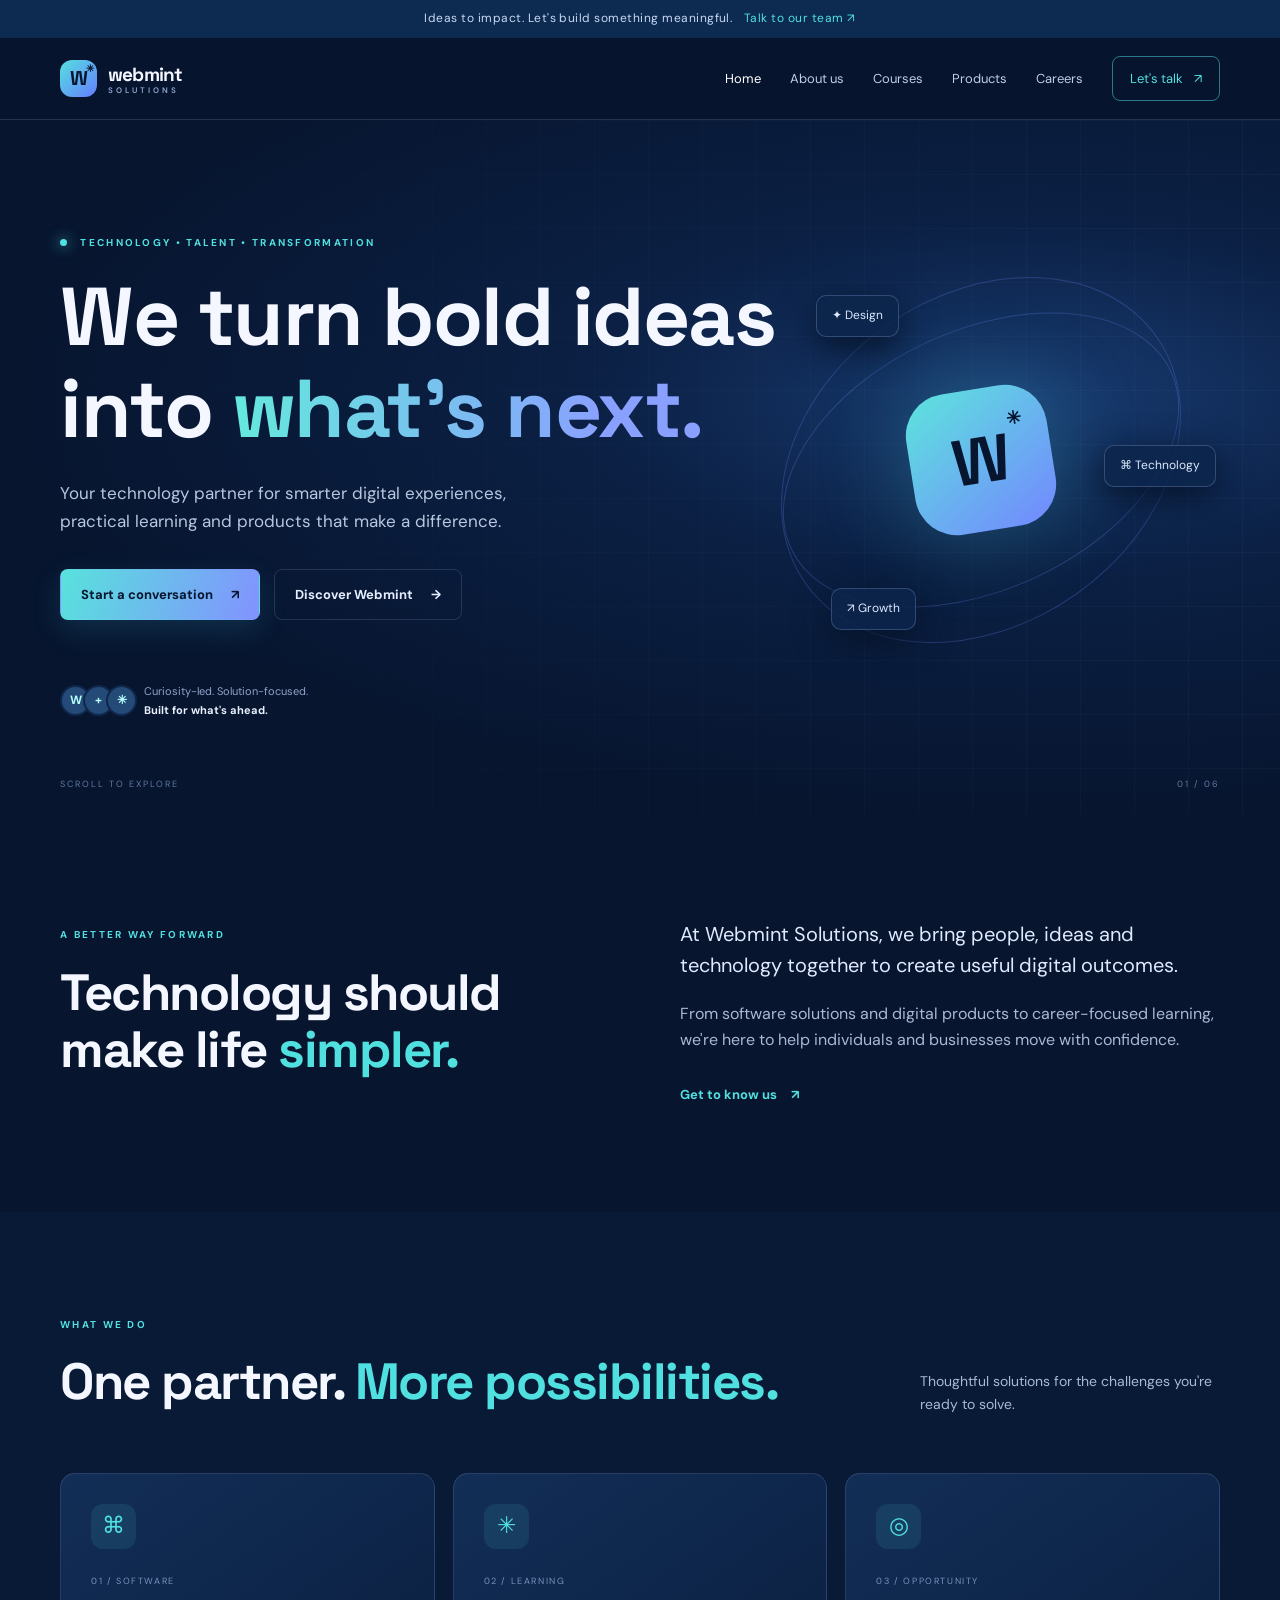
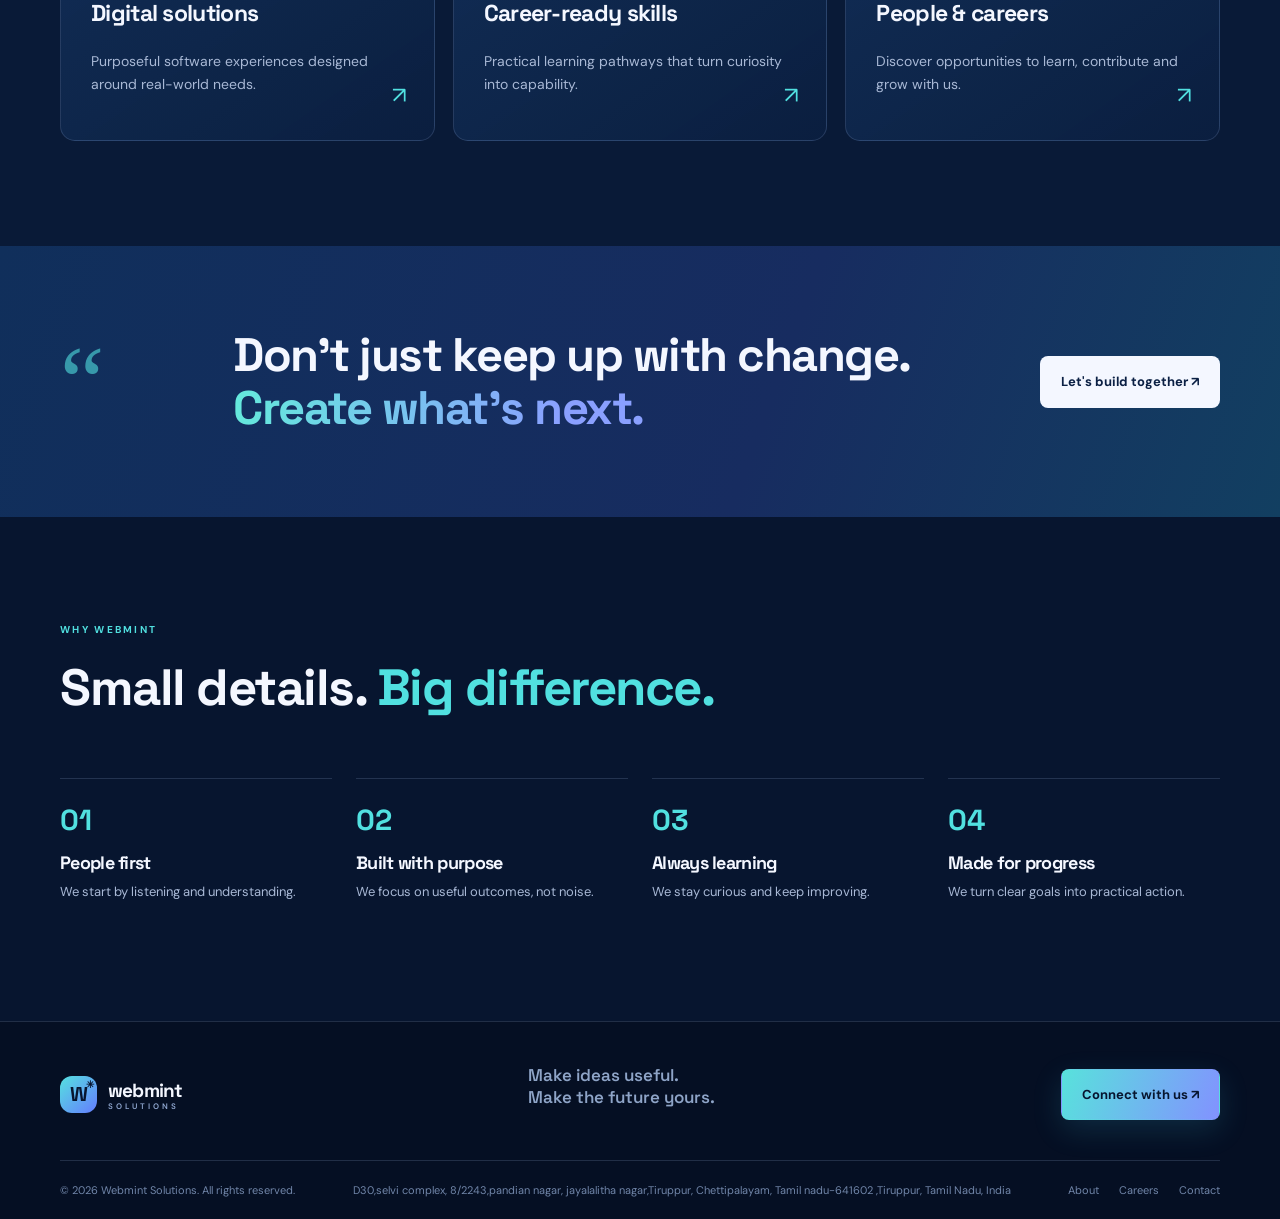
<file: index.html>
<!DOCTYPE html>
<html lang="en">
<head>
<meta charset="UTF-8"><meta name="viewport" content="width=device-width, initial-scale=1.0">
<meta name="description" content="Webmint Solutions — technology that moves your business forward.">
<title>Webmint Solutions | Build What's Next</title><link rel="preconnect" href="https://fonts.googleapis.com"><link href="https://fonts.googleapis.com/css2?family=DM+Sans:wght@400;500;600;700&family=Space+Grotesk:wght@500;600;700&display=swap" rel="stylesheet"><link rel="stylesheet" href="assets/style.css">
</head><body>
<div class="announcement">Ideas to impact. Let's build something meaningful. <a href="contact.html">Talk to our team ↗</a></div>
<header class="site-header"><a class="brand" href="index.html"><span class="brand-mark">W<span>✳</span></span><span>webmint<small>SOLUTIONS</small></span></a><button class="menu-toggle" aria-label="Toggle menu">☰</button><nav class="nav"><a class="active" href="index.html">Home</a><a href="about.html">About us</a><a href="courses.html">Courses</a><a href="products.html">Products</a><a href="careers.html">Careers</a><a class="nav-cta" href="contact.html">Let's talk <span>↗</span></a></nav></header>
<main>
<section class="hero"><div class="hero-grid"></div><div class="container hero-content"><div class="eyebrow"><i></i> TECHNOLOGY • TALENT • TRANSFORMATION</div><h1>We turn bold ideas<br>into <span class="gradient-text">what's next.</span></h1><p class="hero-copy">Your technology partner for smarter digital experiences, practical learning and products that make a difference.</p><div class="hero-actions"><a class="btn btn-primary" href="contact.html">Start a conversation <span>↗</span></a><a class="btn btn-ghost" href="about.html">Discover Webmint <span>→</span></a></div><div class="hero-proof"><div class="avatar-stack"><b>W</b><b>+</b><b>✳</b></div><span>Curiosity-led. Solution-focused.<br><strong>Built for what's ahead.</strong></span></div></div><div class="hero-orbit"><div class="orbit orbit-one"></div><div class="orbit orbit-two"></div><div class="orbit-core">W<span>✳</span></div><div class="orbit-chip chip-a">✦ Design</div><div class="orbit-chip chip-b">⌘ Technology</div><div class="orbit-chip chip-c">↗ Growth</div></div><div class="hero-bottom"><span>SCROLL TO EXPLORE</span><span>01 / 06</span></div></section>
<section class="section intro-section"><div class="container split"><div><div class="eyebrow">A BETTER WAY FORWARD</div><h2>Technology should<br>make life <span class="accent">simpler.</span></h2></div><div><p class="lead">At Webmint Solutions, we bring people, ideas and technology together to create useful digital outcomes.</p><p>From software solutions and digital products to career-focused learning, we're here to help individuals and businesses move with confidence.</p><a class="text-link" href="about.html">Get to know us <span>↗</span></a></div></div></section>
<section class="section services-section"><div class="container"><div class="section-heading"><div><div class="eyebrow">WHAT WE DO</div><h2>One partner. <span class="accent">More possibilities.</span></h2></div><p>Thoughtful solutions for the challenges you're ready to solve.</p></div><div class="card-grid three"><a class="feature-card" href="products.html"><div class="card-icon">⌘</div><span class="card-number">01 / SOFTWARE</span><h3>Digital solutions</h3><p>Purposeful software experiences designed around real-world needs.</p><span class="card-arrow">↗</span></a><a class="feature-card" href="courses.html"><div class="card-icon">✳</div><span class="card-number">02 / LEARNING</span><h3>Career-ready skills</h3><p>Practical learning pathways that turn curiosity into capability.</p><span class="card-arrow">↗</span></a><a class="feature-card" href="careers.html"><div class="card-icon">◎</div><span class="card-number">03 / OPPORTUNITY</span><h3>People & careers</h3><p>Discover opportunities to learn, contribute and grow with us.</p><span class="card-arrow">↗</span></a></div></div></section>
<section class="quote-band"><div class="container quote-inner"><span class="quote-mark">“</span><h2>Don't just keep up with change.<br><span class="gradient-text">Create what's next.</span></h2><a class="btn btn-light" href="contact.html">Let's build together ↗</a></div></section>
<section class="section"><div class="container"><div class="section-heading"><div><div class="eyebrow">WHY WEBMINT</div><h2>Small details. <span class="accent">Big difference.</span></h2></div></div><div class="stats-grid"><div><strong>01</strong><h3>People first</h3><p>We start by listening and understanding.</p></div><div><strong>02</strong><h3>Built with purpose</h3><p>We focus on useful outcomes, not noise.</p></div><div><strong>03</strong><h3>Always learning</h3><p>We stay curious and keep improving.</p></div><div><strong>04</strong><h3>Made for progress</h3><p>We turn clear goals into practical action.</p></div></div></div></section>
</main><footer class="footer"><div class="container footer-top"><a class="brand" href="index.html"><span class="brand-mark">W<span>✳</span></span><span>webmint<small>SOLUTIONS</small></span></a><p>Make ideas useful.<br>Make the future yours.</p><a class="btn btn-primary" href="contact.html">Connect with us ↗</a></div><div class="container footer-bottom"><span>© <span class="year"></span> Webmint Solutions. All rights reserved.</span><span>D30,selvi complex, 8/2243,pandian nagar, jayalalitha nagar,Tiruppur, Chettipalayam, Tamil nadu-641602 ,Tiruppur, Tamil Nadu, India</span><div><a href="about.html">About</a><a href="careers.html">Careers</a><a href="contact.html">Contact</a></div></div></footer><script src="assets/main.js"></script></body></html>
</file>
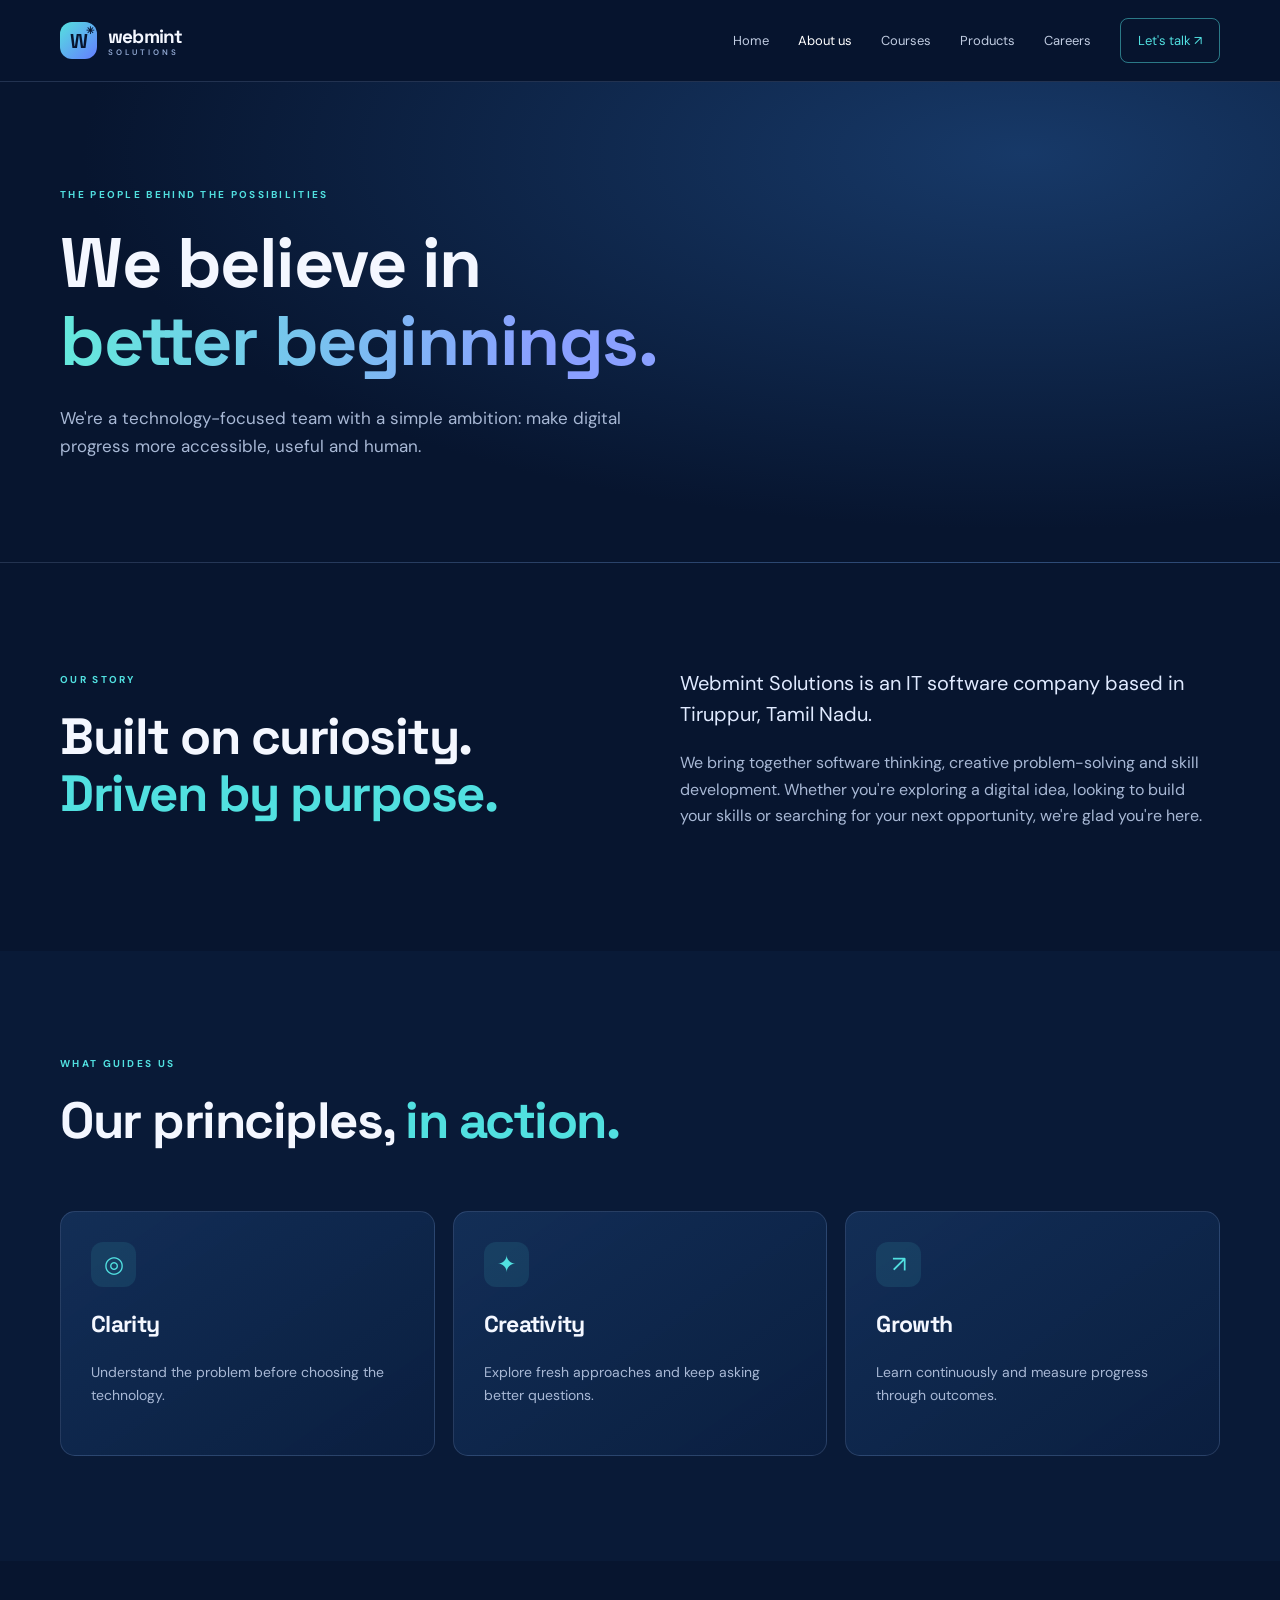
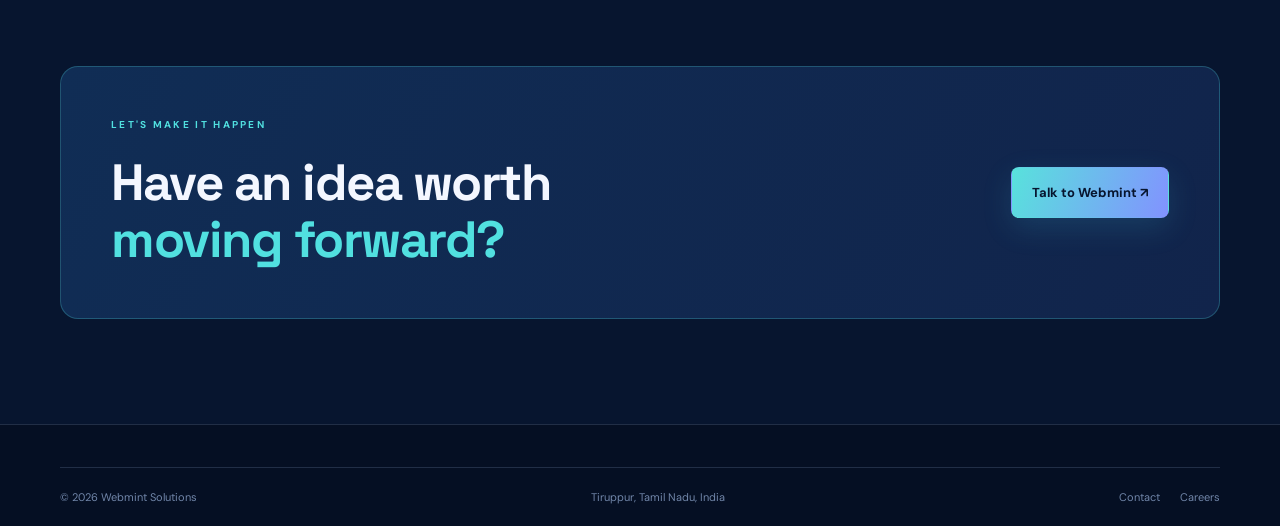
<file: about.html>
<!DOCTYPE html><html lang="en"><head><meta charset="UTF-8"><meta name="viewport" content="width=device-width,initial-scale=1"><title>About Us | Webmint Solutions</title><link href="https://fonts.googleapis.com/css2?family=DM+Sans:wght@400;500;600;700&family=Space+Grotesk:wght@500;600;700&display=swap" rel="stylesheet"><link rel="stylesheet" href="assets/style.css"></head><body><header class="site-header"><a class="brand" href="index.html"><span class="brand-mark">W<span>✳</span></span><span>webmint<small>SOLUTIONS</small></span></a><button class="menu-toggle">☰</button><nav class="nav"><a href="index.html">Home</a><a class="active" href="about.html">About us</a><a href="courses.html">Courses</a><a href="products.html">Products</a><a href="careers.html">Careers</a><a class="nav-cta" href="contact.html">Let's talk ↗</a></nav></header><main><section class="page-hero"><div class="container"><div class="eyebrow">THE PEOPLE BEHIND THE POSSIBILITIES</div><h1>We believe in<br><span class="gradient-text">better beginnings.</span></h1><p>We're a technology-focused team with a simple ambition: make digital progress more accessible, useful and human.</p></div></section><section class="section"><div class="container split"><div><div class="eyebrow">OUR STORY</div><h2>Built on curiosity.<br><span class="accent">Driven by purpose.</span></h2></div><div><p class="lead">Webmint Solutions is an IT software company based in Tiruppur, Tamil Nadu.</p><p>We bring together software thinking, creative problem-solving and skill development. Whether you're exploring a digital idea, looking to build your skills or searching for your next opportunity, we're glad you're here.</p></div></div></section><section class="section soft-section"><div class="container"><div class="section-heading"><div><div class="eyebrow">WHAT GUIDES US</div><h2>Our principles, <span class="accent">in action.</span></h2></div></div><div class="card-grid three"><div class="feature-card static"><div class="card-icon">◎</div><h3>Clarity</h3><p>Understand the problem before choosing the technology.</p></div><div class="feature-card static"><div class="card-icon">✦</div><h3>Creativity</h3><p>Explore fresh approaches and keep asking better questions.</p></div><div class="feature-card static"><div class="card-icon">↗</div><h3>Growth</h3><p>Learn continuously and measure progress through outcomes.</p></div></div></div></section><section class="section"><div class="container cta-panel"><div><div class="eyebrow">LET'S MAKE IT HAPPEN</div><h2>Have an idea worth<br><span class="accent">moving forward?</span></h2></div><a class="btn btn-primary" href="contact.html">Talk to Webmint ↗</a></div></section></main><footer class="footer"><div class="container footer-bottom"><span>© <span class="year"></span> Webmint Solutions</span><span>Tiruppur, Tamil Nadu, India</span><div><a href="contact.html">Contact</a><a href="careers.html">Careers</a></div></div></footer><script src="assets/main.js"></script></body></html>
</file>
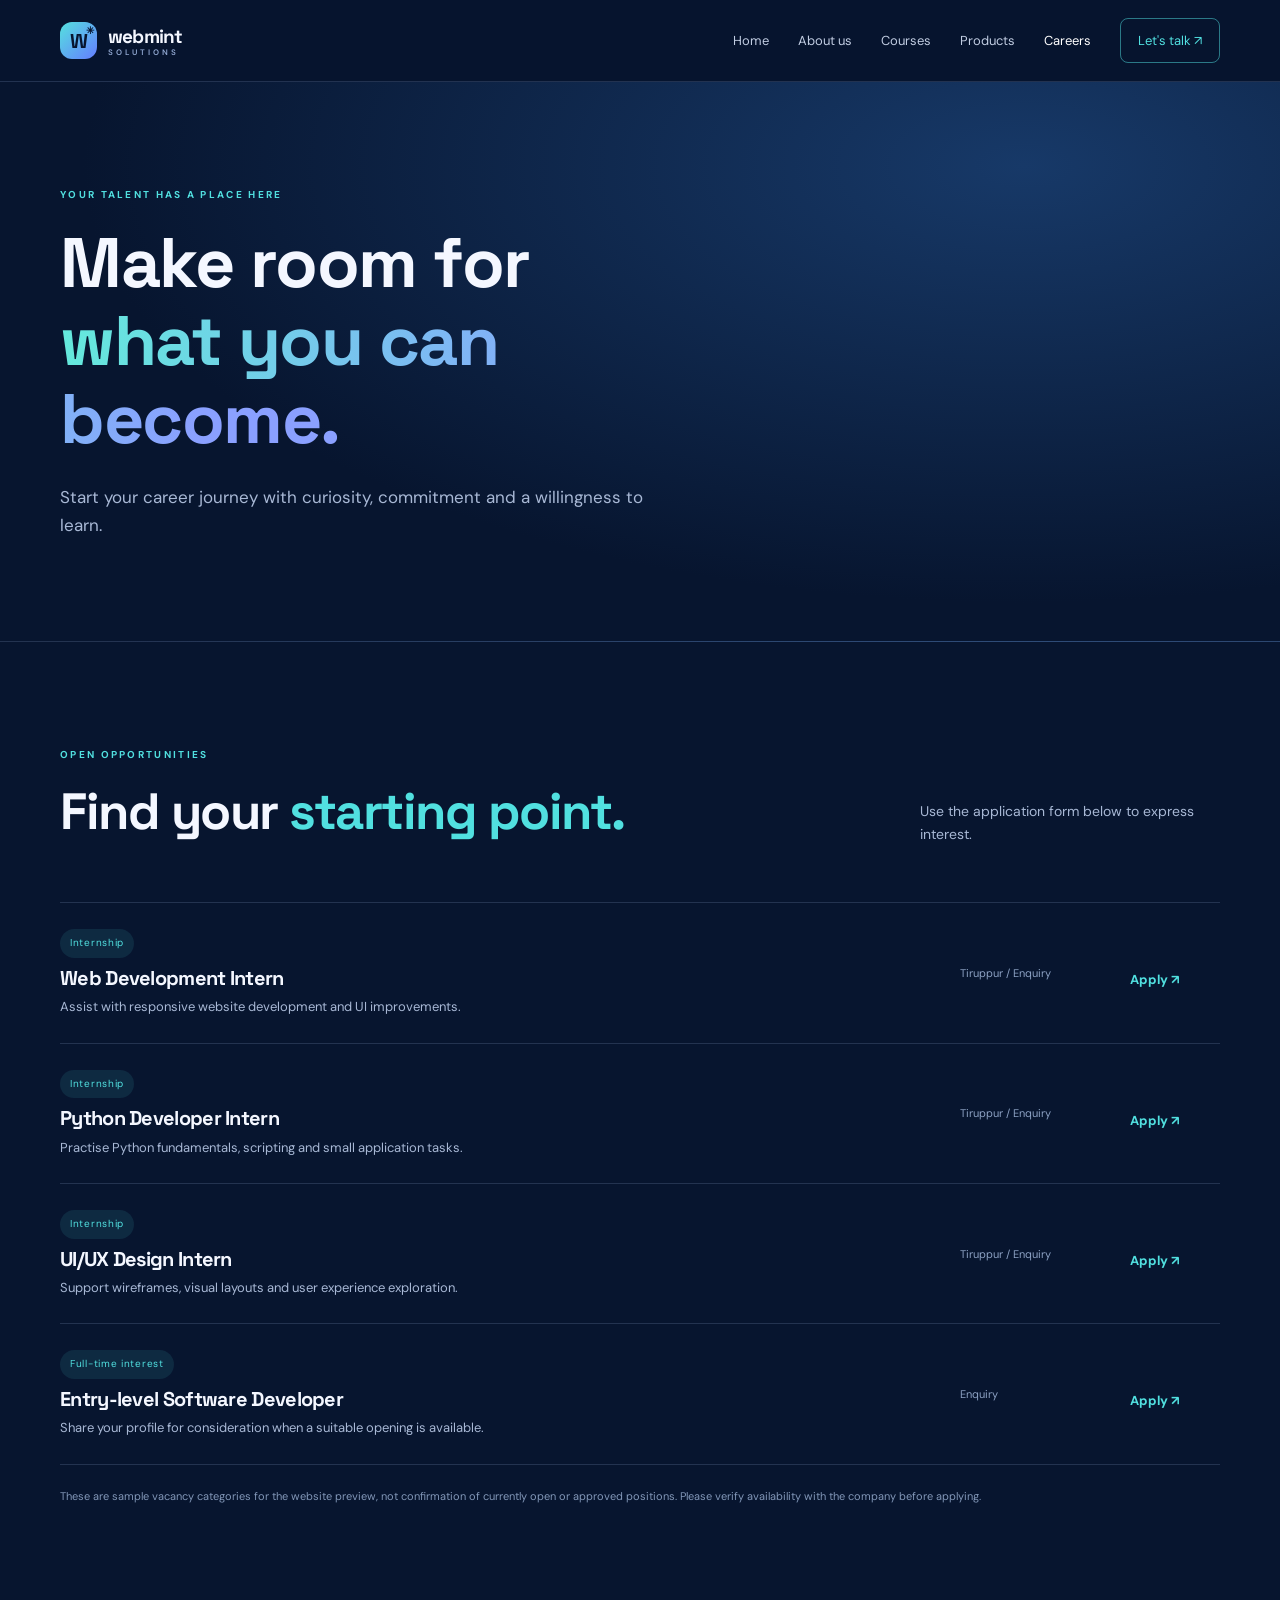
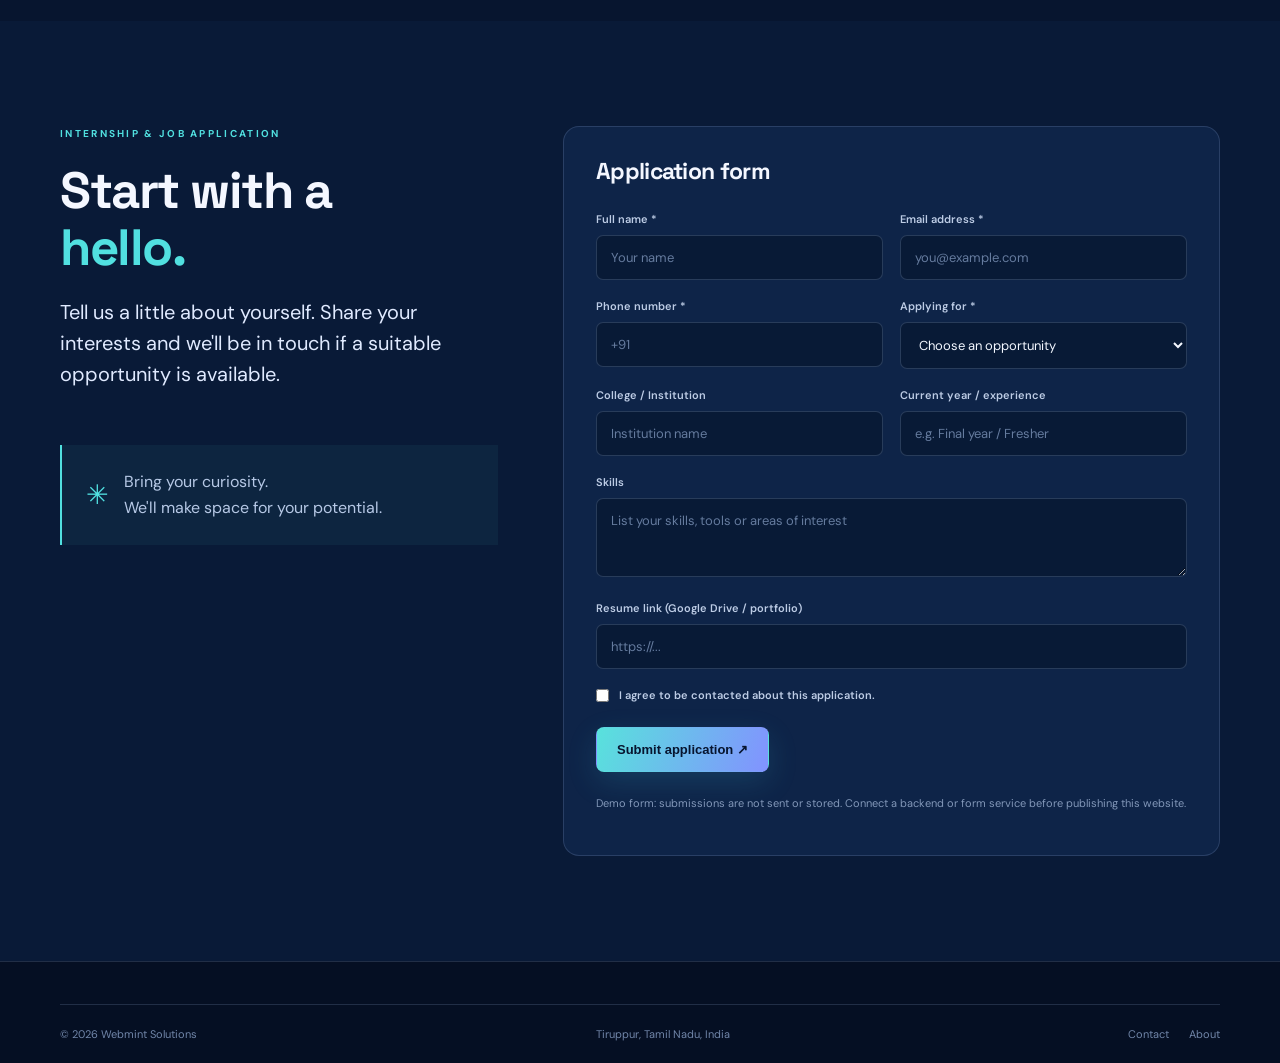
<file: careers.html>
<!DOCTYPE html><html lang="en"><head><meta charset="UTF-8"><meta name="viewport" content="width=device-width,initial-scale=1"><title>Careers & Internships | Webmint Solutions</title><link href="https://fonts.googleapis.com/css2?family=DM+Sans:wght@400;500;600;700&family=Space+Grotesk:wght@500;600;700&display=swap" rel="stylesheet"><link rel="stylesheet" href="assets/style.css"></head><body><header class="site-header"><a class="brand" href="index.html"><span class="brand-mark">W<span>✳</span></span><span>webmint<small>SOLUTIONS</small></span></a><button class="menu-toggle">☰</button><nav class="nav"><a href="index.html">Home</a><a href="about.html">About us</a><a href="courses.html">Courses</a><a href="products.html">Products</a><a class="active" href="careers.html">Careers</a><a class="nav-cta" href="contact.html">Let's talk ↗</a></nav></header><main><section class="page-hero"><div class="container"><div class="eyebrow">YOUR TALENT HAS A PLACE HERE</div><h1>Make room for<br><span class="gradient-text">what you can become.</span></h1><p>Start your career journey with curiosity, commitment and a willingness to learn.</p></div></section><section class="section"><div class="container"><div class="section-heading"><div><div class="eyebrow">OPEN OPPORTUNITIES</div><h2>Find your <span class="accent">starting point.</span></h2></div><p>Use the application form below to express interest.</p></div><div class="job-list"><div class="job-row"><div><span class="tag">Internship</span><h3>Web Development Intern</h3><p>Assist with responsive website development and UI improvements.</p></div><span class="job-type">Tiruppur / Enquiry</span><a href="#apply" class="text-link">Apply ↗</a></div><div class="job-row"><div><span class="tag">Internship</span><h3>Python Developer Intern</h3><p>Practise Python fundamentals, scripting and small application tasks.</p></div><span class="job-type">Tiruppur / Enquiry</span><a href="#apply" class="text-link">Apply ↗</a></div><div class="job-row"><div><span class="tag">Internship</span><h3>UI/UX Design Intern</h3><p>Support wireframes, visual layouts and user experience exploration.</p></div><span class="job-type">Tiruppur / Enquiry</span><a href="#apply" class="text-link">Apply ↗</a></div><div class="job-row"><div><span class="tag">Full-time interest</span><h3>Entry-level Software Developer</h3><p>Share your profile for consideration when a suitable opening is available.</p></div><span class="job-type">Enquiry</span><a href="#apply" class="text-link">Apply ↗</a></div></div><p class="small-note">These are sample vacancy categories for the website preview, not confirmation of currently open or approved positions. Please verify availability with the company before applying.</p></div></section><section class="section soft-section" id="apply"><div class="container form-layout"><div><div class="eyebrow">INTERNSHIP & JOB APPLICATION</div><h2>Start with a<br><span class="accent">hello.</span></h2><p class="lead">Tell us a little about yourself. Share your interests and we'll be in touch if a suitable opportunity is available.</p><div class="form-aside"><span>✳</span><p>Bring your curiosity.<br>We'll make space for your potential.</p></div></div><form class="site-form" data-demo-form><h3>Application form</h3><div class="form-grid"><label>Full name *<input name="name" required placeholder="Your name"></label><label>Email address *<input name="email" type="email" required placeholder="you@example.com"></label><label>Phone number *<input name="phone" type="tel" pattern="[0-9+() -]{8,16}" required placeholder="+91"></label><label>Applying for *<select name="role" required><option value="">Choose an opportunity</option><option>Web Development Intern</option><option>Python Developer Intern</option><option>UI/UX Design Intern</option><option>Entry-level Software Developer</option><option>Other / General application</option></select></label><label>College / Institution<input name="college" placeholder="Institution name"></label><label>Current year / experience<input name="experience" placeholder="e.g. Final year / Fresher"></label><label class="full">Skills<textarea name="skills" rows="3" placeholder="List your skills, tools or areas of interest"></textarea></label><label class="full">Resume link (Google Drive / portfolio)<input name="resume" type="url" placeholder="https://..."></label><label class="full consent"><input type="checkbox" required> I agree to be contacted about this application.</label></div><button class="btn btn-primary" type="submit">Submit application ↗</button><p class="form-status" aria-live="polite"></p><p class="small-note">Demo form: submissions are not sent or stored. Connect a backend or form service before publishing this website.</p></form></div></section></main><footer class="footer"><div class="container footer-bottom"><span>© <span class="year"></span> Webmint Solutions</span><span>Tiruppur, Tamil Nadu, India</span><div><a href="contact.html">Contact</a><a href="about.html">About</a></div></div></footer><script src="assets/main.js"></script></body></html>
</file>
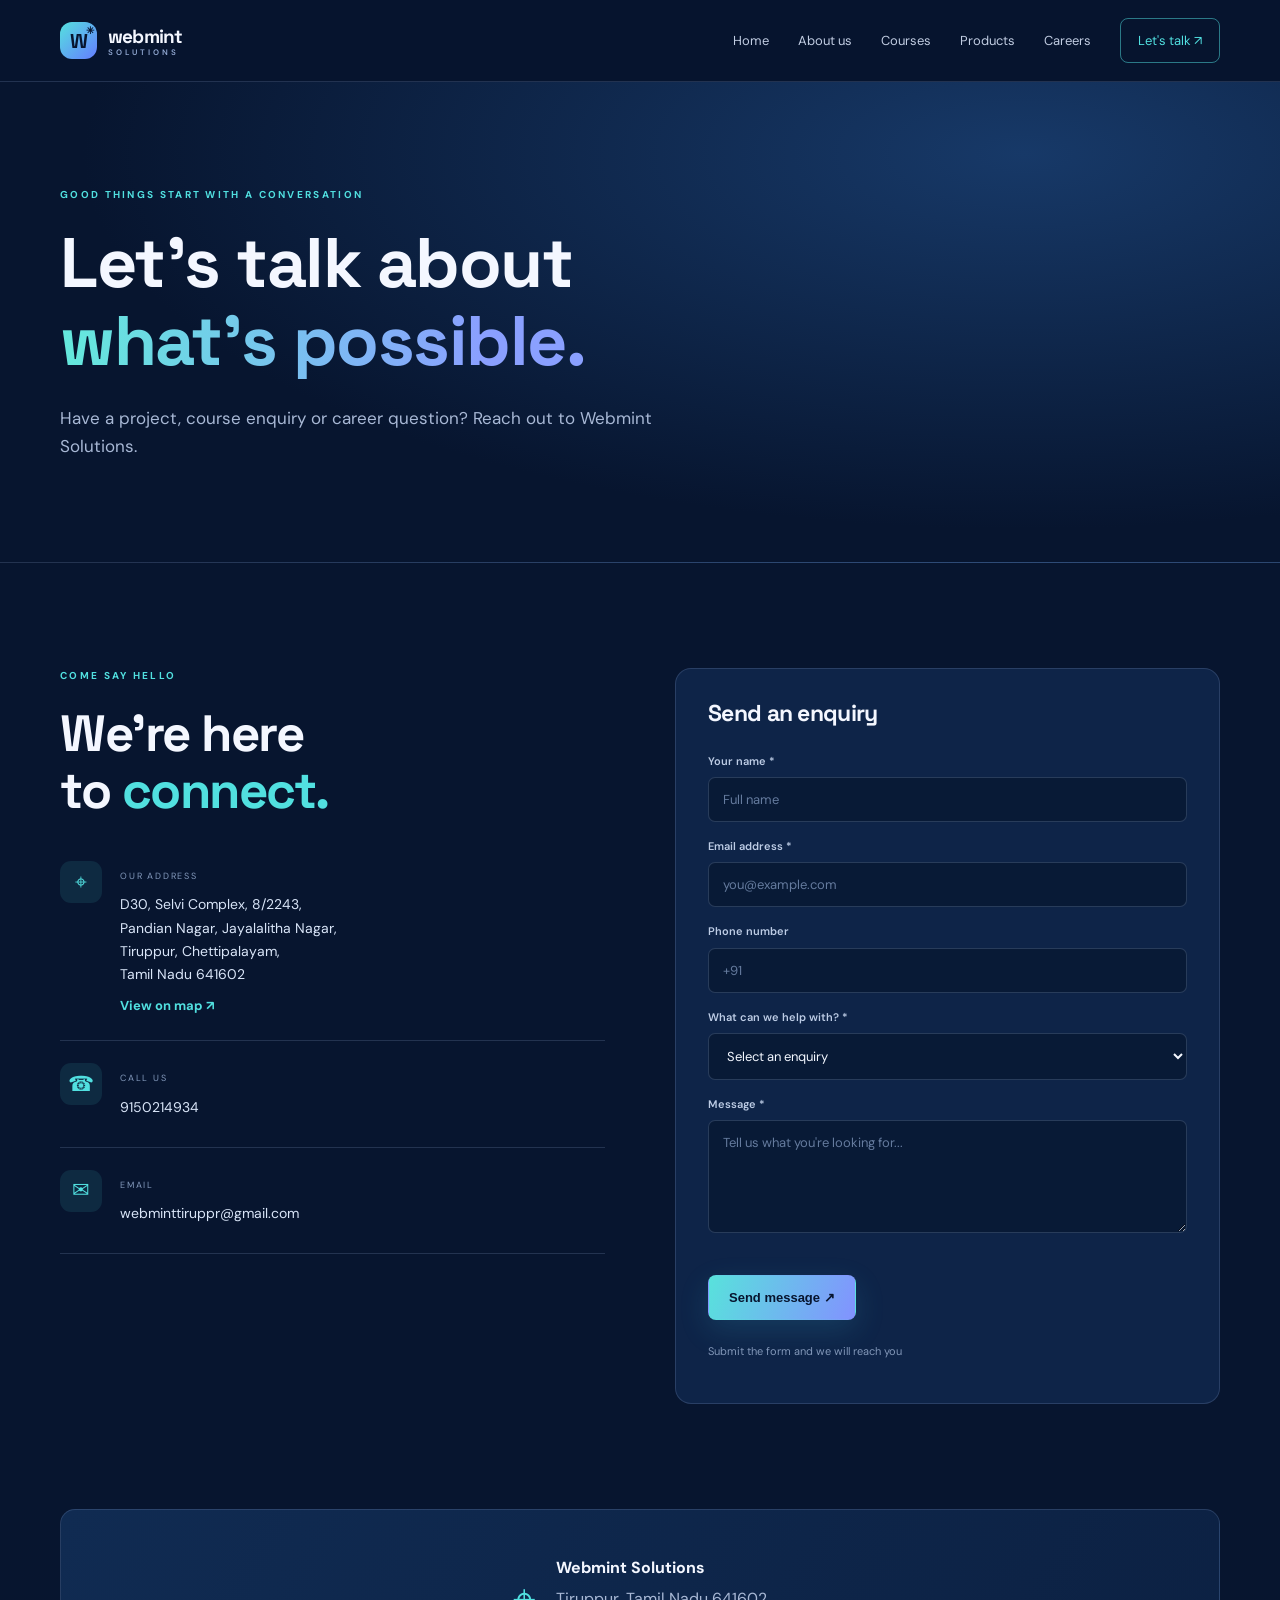
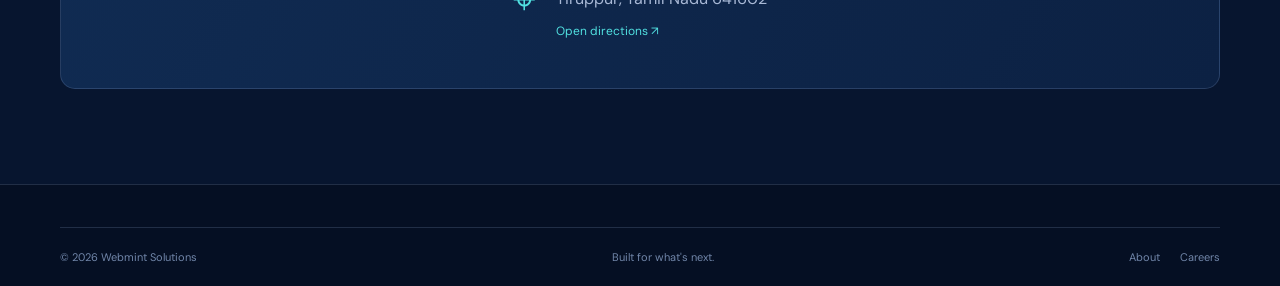
<file: contact.html>
<!DOCTYPE html><html lang="en"><head><meta charset="UTF-8"><meta name="viewport" content="width=device-width,initial-scale=1"><title>Contact | Webmint Solutions</title><link href="https://fonts.googleapis.com/css2?family=DM+Sans:wght@400;500;600;700&family=Space+Grotesk:wght@500;600;700&display=swap" rel="stylesheet"><link rel="stylesheet" href="assets/style.css"></head><body><header class="site-header"><a class="brand" href="index.html"><span class="brand-mark">W<span>✳</span></span><span>webmint<small>SOLUTIONS</small></span></a><button class="menu-toggle">☰</button><nav class="nav"><a href="index.html">Home</a><a href="about.html">About us</a><a href="courses.html">Courses</a><a href="products.html">Products</a><a href="careers.html">Careers</a><a class="nav-cta active" href="contact.html">Let's talk ↗</a></nav></header><main><section class="page-hero"><div class="container"><div class="eyebrow">GOOD THINGS START WITH A CONVERSATION</div><h1>Let's talk about<br><span class="gradient-text">what's possible.</span></h1><p>Have a project, course enquiry or career question? Reach out to Webmint Solutions.</p></div></section><section class="section"><div class="container contact-layout"><div><div class="eyebrow">COME SAY HELLO</div><h2>We're here<br>to <span class="accent">connect.</span></h2><div class="contact-card"><span class="contact-icon">⌖</span><div><small>OUR ADDRESS</small><p>D30, Selvi Complex, 8/2243,<br>Pandian Nagar, Jayalalitha Nagar,<br>Tiruppur, Chettipalayam,<br>Tamil Nadu 641602</p><a class="text-link" target="_blank" rel="noopener" href="https://www.google.com/maps/search/?api=1&query=D30%2C%20Selvi%20Complex%2C%208%2F2243%2C%20Pandian%20Nagar%2C%20Jayalalitha%20Nagar%2C%20Tiruppur%2C%20Chettipalayam%2C%20Tamil%20Nadu%20641602">View on map ↗</a></div></div><div class="contact-card"><span class="contact-icon">☎</span><div><small>CALL US</small><p><a href="tel:9150214934">9150214934</a></p></div></div><div class="contact-card"><span class="contact-icon">✉</span><div><small>EMAIL</small><p>webminttiruppr@gmail.com</p></div></div></div><form class="site-form contact-form" data-demo-form><h3>Send an enquiry</h3><label>Your name *<input name="name" required placeholder="Full name"></label><label>Email address *<input name="email" type="email" required placeholder="you@example.com"></label><label>Phone number<input name="phone" type="tel" placeholder="+91"></label><label>What can we help with? *<select name="subject" required><option value="">Select an enquiry</option><option>Software / Website Project</option><option>Course Enquiry</option><option>Internship / Career</option><option>General Enquiry</option></select></label><label>Message *<textarea name="message" rows="5" required placeholder="Tell us what you're looking for..."></textarea></label><button class="btn btn-primary" type="submit">Send message ↗</button><p class="form-status" aria-live="polite"></p><p class="small-note">Submit the form and we will reach you</p></form></div></section><section class="map-section"><div class="container"><div class="map-placeholder"><div class="map-pin">⌖</div><div><strong>Webmint Solutions</strong><p>Tiruppur, Tamil Nadu 641602</p><a href="https://www.google.com/maps/search/?api=1&query=D30%2C%20Selvi%20Complex%2C%20Tiruppur%20641602" target="_blank" rel="noopener">Open directions ↗</a></div></div></div></section></main><footer class="footer"><div class="container footer-bottom"><span>© <span class="year"></span> Webmint Solutions</span><span>Built for what's next.</span><div><a href="about.html">About</a><a href="careers.html">Careers</a></div></div></footer><script src="assets/main.js"></script></body></html>
</file>
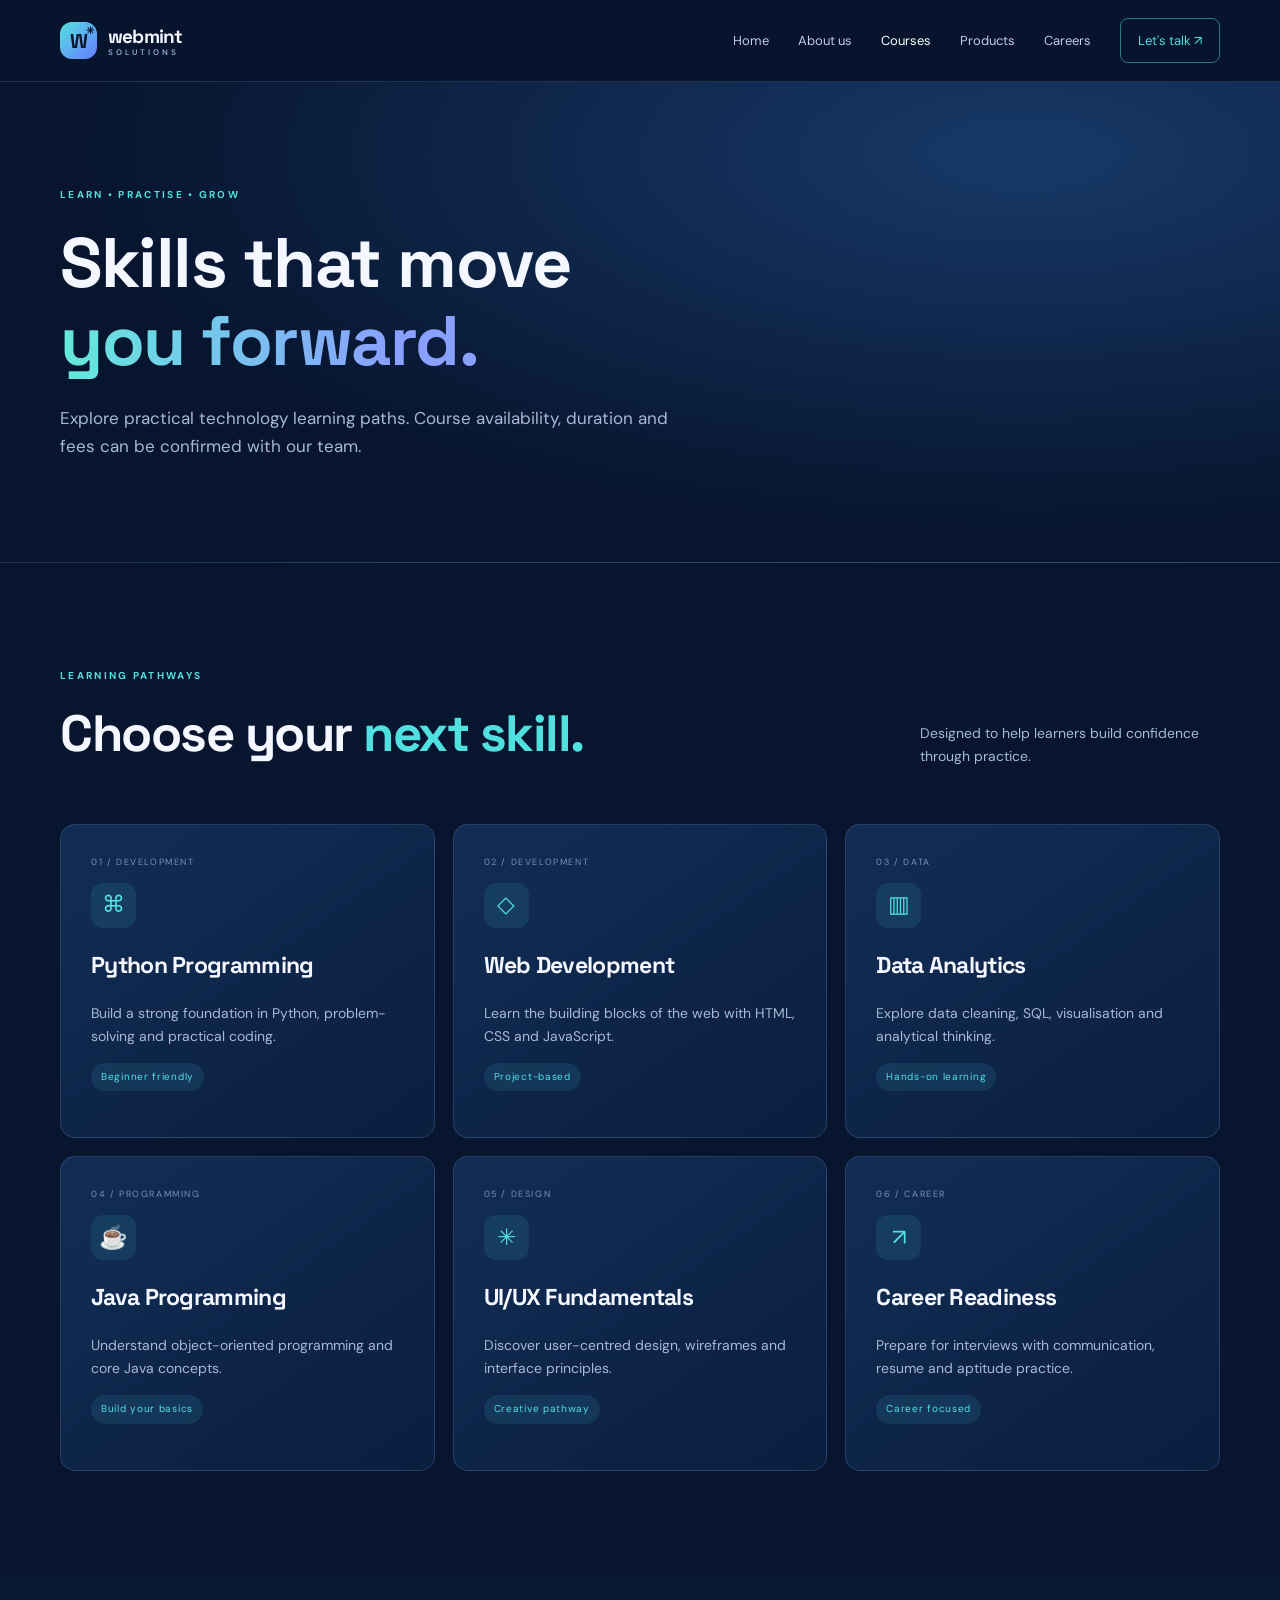
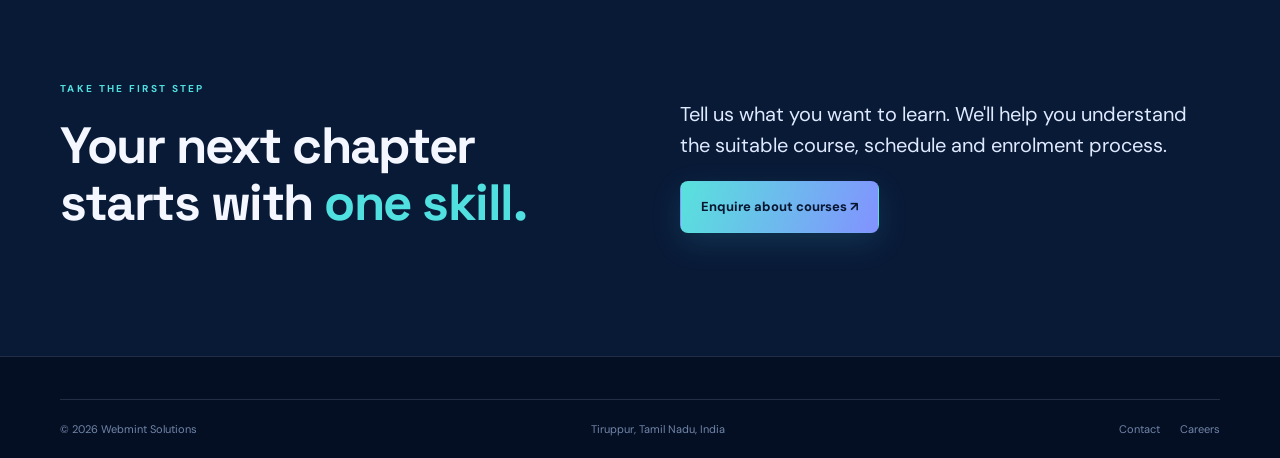
<file: courses.html>
<!DOCTYPE html><html lang="en"><head><meta charset="UTF-8"><meta name="viewport" content="width=device-width,initial-scale=1"><title>Courses & Training | Webmint Solutions</title><link href="https://fonts.googleapis.com/css2?family=DM+Sans:wght@400;500;600;700&family=Space+Grotesk:wght@500;600;700&display=swap" rel="stylesheet"><link rel="stylesheet" href="assets/style.css"></head><body><header class="site-header"><a class="brand" href="index.html"><span class="brand-mark">W<span>✳</span></span><span>webmint<small>SOLUTIONS</small></span></a><button class="menu-toggle">☰</button><nav class="nav"><a href="index.html">Home</a><a href="about.html">About us</a><a class="active" href="courses.html">Courses</a><a href="products.html">Products</a><a href="careers.html">Careers</a><a class="nav-cta" href="contact.html">Let's talk ↗</a></nav></header><main><section class="page-hero"><div class="container"><div class="eyebrow">LEARN • PRACTISE • GROW</div><h1>Skills that move<br><span class="gradient-text">you forward.</span></h1><p>Explore practical technology learning paths. Course availability, duration and fees can be confirmed with our team.</p></div></section><section class="section"><div class="container"><div class="section-heading"><div><div class="eyebrow">LEARNING PATHWAYS</div><h2>Choose your <span class="accent">next skill.</span></h2></div><p>Designed to help learners build confidence through practice.</p></div><div class="card-grid three"><article class="feature-card"><span class="card-number">01 / DEVELOPMENT</span><div class="card-icon">⌘</div><h3>Python Programming</h3><p>Build a strong foundation in Python, problem-solving and practical coding.</p><span class="tag">Beginner friendly</span></article><article class="feature-card"><span class="card-number">02 / DEVELOPMENT</span><div class="card-icon">◇</div><h3>Web Development</h3><p>Learn the building blocks of the web with HTML, CSS and JavaScript.</p><span class="tag">Project-based</span></article><article class="feature-card"><span class="card-number">03 / DATA</span><div class="card-icon">▥</div><h3>Data Analytics</h3><p>Explore data cleaning, SQL, visualisation and analytical thinking.</p><span class="tag">Hands-on learning</span></article><article class="feature-card"><span class="card-number">04 / PROGRAMMING</span><div class="card-icon">☕</div><h3>Java Programming</h3><p>Understand object-oriented programming and core Java concepts.</p><span class="tag">Build your basics</span></article><article class="feature-card"><span class="card-number">05 / DESIGN</span><div class="card-icon">✳</div><h3>UI/UX Fundamentals</h3><p>Discover user-centred design, wireframes and interface principles.</p><span class="tag">Creative pathway</span></article><article class="feature-card"><span class="card-number">06 / CAREER</span><div class="card-icon">↗</div><h3>Career Readiness</h3><p>Prepare for interviews with communication, resume and aptitude practice.</p><span class="tag">Career focused</span></article></div></div></section><section class="section soft-section"><div class="container split"><div><div class="eyebrow">TAKE THE FIRST STEP</div><h2>Your next chapter<br>starts with <span class="accent">one skill.</span></h2></div><div><p class="lead">Tell us what you want to learn. We'll help you understand the suitable course, schedule and enrolment process.</p><a class="btn btn-primary" href="contact.html?subject=Course%20Enquiry">Enquire about courses ↗</a></div></div></section></main><footer class="footer"><div class="container footer-bottom"><span>© <span class="year"></span> Webmint Solutions</span><span>Tiruppur, Tamil Nadu, India</span><div><a href="contact.html">Contact</a><a href="careers.html">Careers</a></div></div></footer><script src="assets/main.js"></script></body></html>
</file>
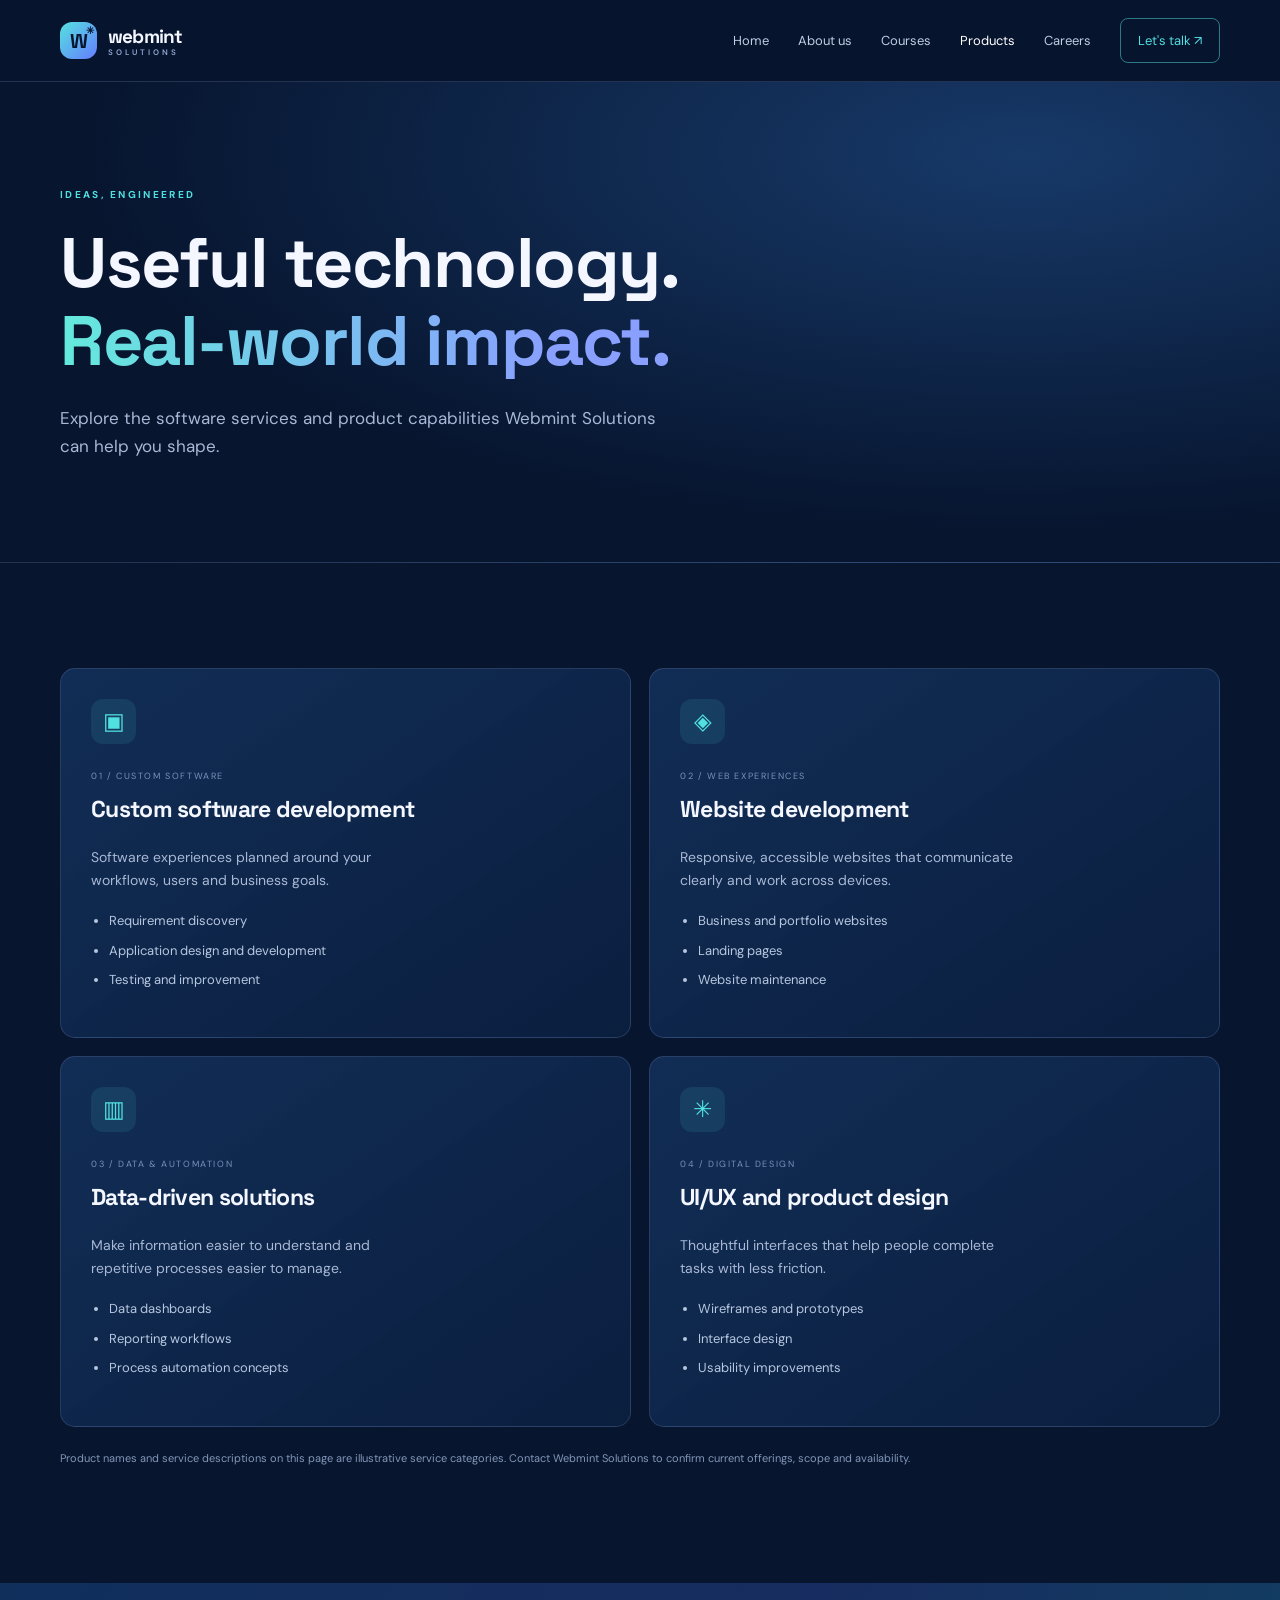
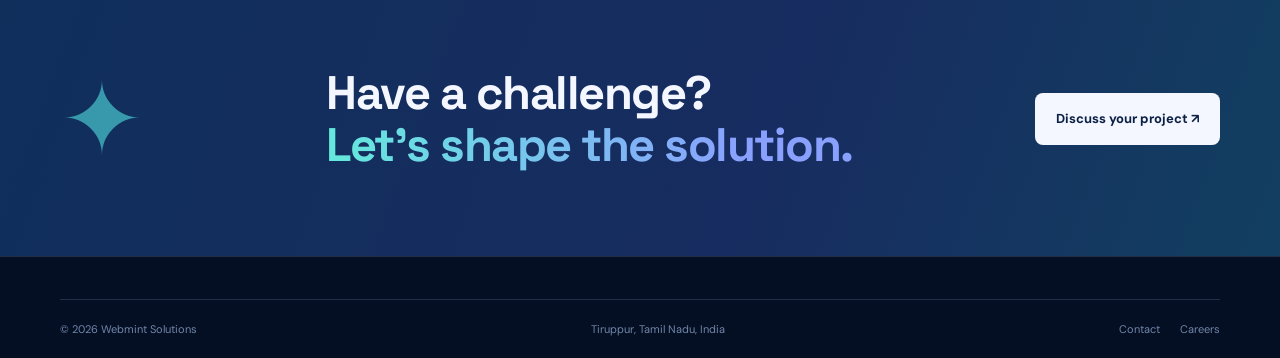
<file: products.html>
<!DOCTYPE html><html lang="en"><head><meta charset="UTF-8"><meta name="viewport" content="width=device-width,initial-scale=1"><title>Products & Services | Webmint Solutions</title><link href="https://fonts.googleapis.com/css2?family=DM+Sans:wght@400;500;600;700&family=Space+Grotesk:wght@500;600;700&display=swap" rel="stylesheet"><link rel="stylesheet" href="assets/style.css"></head><body><header class="site-header"><a class="brand" href="index.html"><span class="brand-mark">W<span>✳</span></span><span>webmint<small>SOLUTIONS</small></span></a><button class="menu-toggle">☰</button><nav class="nav"><a href="index.html">Home</a><a href="about.html">About us</a><a href="courses.html">Courses</a><a class="active" href="products.html">Products</a><a href="careers.html">Careers</a><a class="nav-cta" href="contact.html">Let's talk ↗</a></nav></header><main><section class="page-hero"><div class="container"><div class="eyebrow">IDEAS, ENGINEERED</div><h1>Useful technology.<br><span class="gradient-text">Real-world impact.</span></h1><p>Explore the software services and product capabilities Webmint Solutions can help you shape.</p></div></section><section class="section"><div class="container"><div class="card-grid two"><article class="feature-card"><div class="card-icon">▣</div><span class="card-number">01 / CUSTOM SOFTWARE</span><h3>Custom software development</h3><p>Software experiences planned around your workflows, users and business goals.</p><ul class="check-list"><li>Requirement discovery</li><li>Application design and development</li><li>Testing and improvement</li></ul></article><article class="feature-card"><div class="card-icon">◈</div><span class="card-number">02 / WEB EXPERIENCES</span><h3>Website development</h3><p>Responsive, accessible websites that communicate clearly and work across devices.</p><ul class="check-list"><li>Business and portfolio websites</li><li>Landing pages</li><li>Website maintenance</li></ul></article><article class="feature-card"><div class="card-icon">▥</div><span class="card-number">03 / DATA & AUTOMATION</span><h3>Data-driven solutions</h3><p>Make information easier to understand and repetitive processes easier to manage.</p><ul class="check-list"><li>Data dashboards</li><li>Reporting workflows</li><li>Process automation concepts</li></ul></article><article class="feature-card"><div class="card-icon">✳</div><span class="card-number">04 / DIGITAL DESIGN</span><h3>UI/UX and product design</h3><p>Thoughtful interfaces that help people complete tasks with less friction.</p><ul class="check-list"><li>Wireframes and prototypes</li><li>Interface design</li><li>Usability improvements</li></ul></article></div><p class="small-note">Product names and service descriptions on this page are illustrative service categories. Contact Webmint Solutions to confirm current offerings, scope and availability.</p></div></section><section class="quote-band"><div class="container quote-inner"><span class="quote-mark">✦</span><h2>Have a challenge?<br><span class="gradient-text">Let's shape the solution.</span></h2><a class="btn btn-light" href="contact.html">Discuss your project ↗</a></div></section></main><footer class="footer"><div class="container footer-bottom"><span>© <span class="year"></span> Webmint Solutions</span><span>Tiruppur, Tamil Nadu, India</span><div><a href="contact.html">Contact</a><a href="careers.html">Careers</a></div></div></footer><script src="assets/main.js"></script></body></html>
</file>
<file: assets/style.css>
@import url('https://fonts.googleapis.com/css2?family=DM+Sans:wght@400;500;600;700&family=Space+Grotesk:wght@500;600;700&display=swap');
:root{--bg:#07152f;--bg2:#0b2044;--panel:#102951;--text:#f4f7ff;--muted:#a8b8d5;--cyan:#51e0e0;--blue:#718cff;--line:rgba(177,202,255,.16);--font:'DM Sans',sans-serif;--display:'Space Grotesk',sans-serif}
*{box-sizing:border-box}html{scroll-behavior:smooth}body{margin:0;background:var(--bg);color:var(--text);font-family:var(--font);line-height:1.65}a{color:inherit;text-decoration:none}.container{width:min(1160px,calc(100% - 48px));margin:auto}.announcement{background:#0d2a50;color:#c8d9f5;text-align:center;padding:9px 16px;font-size:12px;letter-spacing:.04em}.announcement a{color:var(--cyan);margin-left:8px}.site-header{height:82px;padding:0 max(24px,calc((100% - 1160px)/2));display:flex;align-items:center;justify-content:space-between;background:rgba(7,21,47,.94);border-bottom:1px solid var(--line);position:sticky;top:0;z-index:20;backdrop-filter:blur(16px)}.brand{display:flex;align-items:center;gap:11px;font:700 19px var(--display);letter-spacing:-.8px}.brand small{display:block;font:600 8px var(--font);letter-spacing:3px;color:#91a8d1;margin-top:-2px}.brand-mark{width:37px;height:37px;border-radius:12px;background:linear-gradient(135deg,#55e1df,#657dff);display:grid;place-items:center;color:#07152f;font:700 20px var(--display);position:relative}.brand-mark span{font-size:10px;position:absolute;right:4px;top:2px}.nav{display:flex;align-items:center;gap:29px;font-size:13px;color:#c1cde2}.nav a:hover,.nav a.active{color:#fff}.nav-cta{padding:11px 17px;border:1px solid rgba(81,224,224,.5);border-radius:8px;color:var(--cyan)!important}.nav-cta span{margin-left:8px}.menu-toggle{display:none;background:none;border:0;color:white;font-size:25px}.hero{min-height:670px;position:relative;overflow:hidden;background:radial-gradient(ellipse at 80% 40%,#183b71 0%,#0b2044 30%,#07152f 70%)}.hero-grid{position:absolute;inset:0;background-image:linear-gradient(rgba(125,160,220,.055) 1px,transparent 1px),linear-gradient(90deg,rgba(125,160,220,.055) 1px,transparent 1px);background-size:54px 54px;mask-image:linear-gradient(90deg,transparent,#000)}.hero-content{position:relative;z-index:2;padding-top:115px;padding-bottom:95px}.eyebrow{font-size:10px;font-weight:700;letter-spacing:2.3px;color:var(--cyan);margin-bottom:20px}.eyebrow i{display:inline-block;width:7px;height:7px;background:var(--cyan);border-radius:50%;margin-right:9px;box-shadow:0 0 14px var(--cyan)}h1,h2,h3,p{margin-top:0}h1,h2,h3{font-family:var(--display);line-height:1.12;letter-spacing:-1.5px}h1{font-size:clamp(48px,6.7vw,82px);margin-bottom:24px;max-width:720px}h2{font-size:clamp(34px,4vw,51px);margin-bottom:20px}h3{font-size:23px;letter-spacing:-.7px}.gradient-text{background:linear-gradient(90deg,#64e9dc,#8aa0ff 80%);-webkit-background-clip:text;background-clip:text;color:transparent}.accent{color:var(--cyan)}.hero-copy{max-width:520px;color:#b7c7e0;font-size:17px}.hero-actions{display:flex;gap:14px;align-items:center;margin-top:34px}.btn{display:inline-flex;align-items:center;justify-content:center;gap:18px;padding:14px 20px;border-radius:8px;font-weight:700;font-size:13px;border:1px solid transparent;cursor:pointer;transition:.2s}.btn:hover{transform:translateY(-3px)}.btn-primary{background:linear-gradient(110deg,#58e2dc,#8292ff);color:#07152f;box-shadow:0 10px 30px rgba(65,184,220,.16)}.btn-ghost{border-color:var(--line);color:#e5edff}.btn-light{background:#f4f7ff;color:#0b2044}.hero-proof{display:flex;align-items:center;gap:15px;margin-top:62px;color:#8fa5c9;font-size:11px}.hero-proof strong{color:#e9f1ff}.avatar-stack{display:flex}.avatar-stack b{width:31px;height:31px;border:2px solid #10264b;background:#244b77;border-radius:50%;display:grid;place-items:center;margin-right:-8px;color:#b9ffff;font-size:12px}.hero-orbit{position:absolute;width:470px;height:470px;right:5%;top:105px;display:grid;place-items:center}.orbit{position:absolute;border:1px solid rgba(113,140,255,.26);border-radius:50%;transform:rotate(-25deg)}.orbit-one{width:420px;height:260px}.orbit-two{width:330px;height:430px;transform:rotate(55deg)}.orbit-core{width:142px;height:142px;border-radius:42px;display:grid;place-items:center;background:linear-gradient(145deg,#5de4dd,#7387ff);color:#07152f;font:700 65px var(--display);box-shadow:0 0 90px rgba(81,224,224,.25);transform:rotate(-9deg)}.orbit-core span{font-size:18px;position:absolute;right:25px;top:22px}.orbit-chip{position:absolute;padding:10px 15px;border:1px solid rgba(154,190,255,.25);border-radius:10px;background:rgba(12,37,75,.85);font-size:12px;color:#dce9ff;box-shadow:0 10px 35px #061329}.chip-a{top:70px;left:70px}.chip-b{right:0;top:220px}.chip-c{bottom:65px;left:85px}.hero-bottom{position:absolute;bottom:22px;left:50%;transform:translateX(-50%);width:min(1160px,calc(100% - 48px));display:flex;justify-content:space-between;color:#62799f;font-size:9px;letter-spacing:2px}.section{padding:105px 0}.split{display:grid;grid-template-columns:1fr 1fr;gap:80px;align-items:center}.split p{color:var(--muted)}.lead{font-size:20px;color:#e0eaff!important;line-height:1.55}.text-link{color:var(--cyan);font-size:13px;font-weight:700;display:inline-flex;gap:14px;margin-top:14px}.services-section{background:#091a37}.section-heading{display:flex;justify-content:space-between;align-items:end;gap:30px;margin-bottom:42px}.section-heading>p{max-width:300px;color:var(--muted);font-size:14px}.card-grid{display:grid;gap:18px}.three{grid-template-columns:repeat(3,1fr)}.two{grid-template-columns:repeat(2,1fr)}.feature-card{position:relative;display:block;padding:30px;background:linear-gradient(145deg,rgba(20,49,91,.88),rgba(11,31,64,.94));border:1px solid var(--line);border-radius:15px;min-height:245px;transition:.25s;overflow:hidden}.feature-card:hover{border-color:rgba(81,224,224,.55);transform:translateY(-5px);box-shadow:0 18px 45px rgba(0,0,0,.15)}.feature-card.static:hover{transform:none}.feature-card p{color:var(--muted);font-size:14px;max-width:340px}.card-icon{width:45px;height:45px;border-radius:12px;display:grid;place-items:center;background:rgba(81,224,224,.1);color:var(--cyan);font-size:23px;margin-bottom:25px}.card-number{font-size:9px;letter-spacing:1.6px;color:#7892bb;display:block;margin-bottom:13px}.card-arrow{position:absolute;right:28px;bottom:25px;color:var(--cyan);font-size:23px}.quote-band{padding:78px 0;background:linear-gradient(110deg,#102f5b,#172c60 60%,#123f61);position:relative;overflow:hidden}.quote-inner{display:flex;align-items:center;justify-content:space-between;gap:25px}.quote-inner h2{font-size:clamp(30px,4vw,47px);margin:0}.quote-mark{font:100px Georgia;color:var(--cyan);opacity:.6}.stats-grid{display:grid;grid-template-columns:repeat(4,1fr);gap:24px}.stats-grid>div{border-top:1px solid var(--line);padding-top:22px}.stats-grid strong{font:700 29px var(--display);color:var(--cyan)}.stats-grid h3{font-size:18px;margin:15px 0 8px}.stats-grid p{font-size:13px;color:var(--muted)}.footer{background:#050f23;border-top:1px solid var(--line);padding:42px 0 20px}.footer-top{display:flex;align-items:center;justify-content:space-between;padding-bottom:35px}.footer-top p{color:#8ea4c7;font:600 17px var(--display)}.footer-bottom{display:flex;justify-content:space-between;align-items:center;gap:20px;padding-top:20px;border-top:1px solid var(--line);font-size:11px;color:#7186a9}.footer-bottom div{display:flex;gap:20px}.page-hero{padding:105px 0 85px;background:radial-gradient(ellipse at 80% 15%,#173968,#07152f 65%);border-bottom:1px solid var(--line)}.page-hero h1{font-size:clamp(48px,6vw,70px)}.page-hero p{max-width:620px;color:var(--muted);font-size:17px}.soft-section{background:#091a37}.cta-panel{padding:50px;border:1px solid rgba(81,224,224,.25);border-radius:18px;background:linear-gradient(120deg,#102d55,#11244b);display:flex;justify-content:space-between;align-items:center;gap:30px}.cta-panel h2{margin:0}.tag{display:inline-block;font-size:10px;letter-spacing:.7px;padding:6px 10px;border-radius:20px;background:rgba(81,224,224,.1);color:var(--cyan);margin-bottom:16px}.check-list{padding-left:18px;color:#b7c7e0;font-size:13px}.check-list li{padding:4px 0}.small-note{font-size:11px;color:#8297b8;margin-top:22px}.job-list{border-top:1px solid var(--line)}.job-row{display:grid;grid-template-columns:1fr 150px 90px;gap:20px;align-items:center;padding:25px 0;border-bottom:1px solid var(--line)}.job-row h3{font-size:20px;margin:0 0 7px}.job-row p{font-size:13px;color:var(--muted);margin:0}.job-row .tag{margin-bottom:9px}.job-type{font-size:11px;color:#8da2c4}.form-layout{display:grid;grid-template-columns:.8fr 1.2fr;gap:65px;align-items:start}.form-aside{margin-top:55px;padding:24px;border-left:2px solid var(--cyan);background:rgba(81,224,224,.05);display:flex;gap:15px;align-items:center;color:#b6c8e5}.form-aside span{font-size:27px;color:var(--cyan)}.form-aside p{margin:0}.site-form{background:#0e2448;border:1px solid var(--line);padding:32px;border-radius:16px}.site-form h3{margin-bottom:25px}.form-grid{display:grid;grid-template-columns:1fr 1fr;gap:17px}.site-form label{display:block;font-size:11px;font-weight:600;color:#bdcce5}.site-form input,.site-form select,.site-form textarea{width:100%;margin-top:7px;padding:13px 14px;border-radius:7px;border:1px solid rgba(170,195,235,.2);background:#081a36;color:#f3f7ff;font:13px var(--font);outline:none}.site-form input:focus,.site-form select:focus,.site-form textarea:focus{border-color:var(--cyan)}.site-form input::placeholder,.site-form textarea::placeholder{color:#657b9e}.site-form select option{background:#081a36}.site-form .full{grid-column:1/-1}.site-form .consent{display:flex;gap:10px;align-items:center}.site-form .consent input{width:auto;margin:0}.site-form button{margin-top:22px}.form-status{color:var(--cyan);font-size:13px;margin:14px 0 0}.contact-layout{display:grid;grid-template-columns:1fr 1fr;gap:70px}.contact-card{display:flex;gap:18px;padding:22px 0;border-bottom:1px solid var(--line)}.contact-icon{width:42px;height:42px;flex:none;border-radius:11px;background:rgba(81,224,224,.1);color:var(--cyan);display:grid;place-items:center;font-size:21px}.contact-card small{font-size:9px;letter-spacing:1.8px;color:#8399bb}.contact-card p{font-size:14px;color:#d9e5f8;margin:6px 0}.contact-card .text-link{margin-top:0}.contact-form label{margin-bottom:15px}.map-section{padding:0 0 95px}.map-placeholder{min-height:180px;border:1px solid var(--line);border-radius:15px;background:linear-gradient(120deg,#102b52,#0c2143);display:flex;gap:20px;align-items:center;justify-content:center;text-align:left}.map-pin{font-size:40px;color:var(--cyan)}.map-placeholder p{color:var(--muted);margin:5px 0}.map-placeholder a{color:var(--cyan);font-size:12px}
@media(max-width:900px){.hero-orbit{right:-160px;opacity:.45}.hero-content{padding-top:95px}.nav{gap:15px}.split{gap:35px}.form-layout,.contact-layout{gap:30px}}@media(max-width:700px){.container{width:min(100% - 36px,560px)}.site-header{height:70px;padding:0 18px}.menu-toggle{display:block}.nav{display:none;position:absolute;top:69px;left:0;right:0;background:#091a37;padding:20px;flex-direction:column;align-items:stretch;border-bottom:1px solid var(--line)}.nav.open{display:flex}.nav-cta{text-align:center}.hero{min-height:650px}.hero-content{padding-top:90px}.hero-orbit{width:320px;height:320px;right:-165px;top:210px;opacity:.28}.orbit-one{width:300px}.orbit-two{height:290px}.orbit-core{width:100px;height:100px;font-size:45px}.chip-a,.chip-b,.chip-c{display:none}.hero-bottom{width:calc(100% - 36px)}.section{padding:75px 0}.split,.form-layout,.contact-layout{grid-template-columns:1fr;gap:25px}.three,.two{grid-template-columns:1fr}.section-heading{display:block}.section-heading>p{margin-top:15px}.quote-inner{align-items:flex-start;flex-direction:column}.quote-mark{font-size:60px}.stats-grid{grid-template-columns:1fr 1fr}.footer-top{align-items:flex-start;flex-direction:column}.footer-bottom{align-items:flex-start;flex-direction:column}.page-hero{padding:80px 0 65px}.job-row{grid-template-columns:1fr auto;gap:8px}.job-type{grid-column:1}.job-row .text-link{grid-column:2;grid-row:1/3}.form-grid{grid-template-columns:1fr}.form-grid .full{grid-column:auto}.site-form{padding:23px}.cta-panel{padding:30px;align-items:flex-start;flex-direction:column}.map-placeholder{padding:25px}.hero-actions{flex-wrap:wrap}}
</file>
